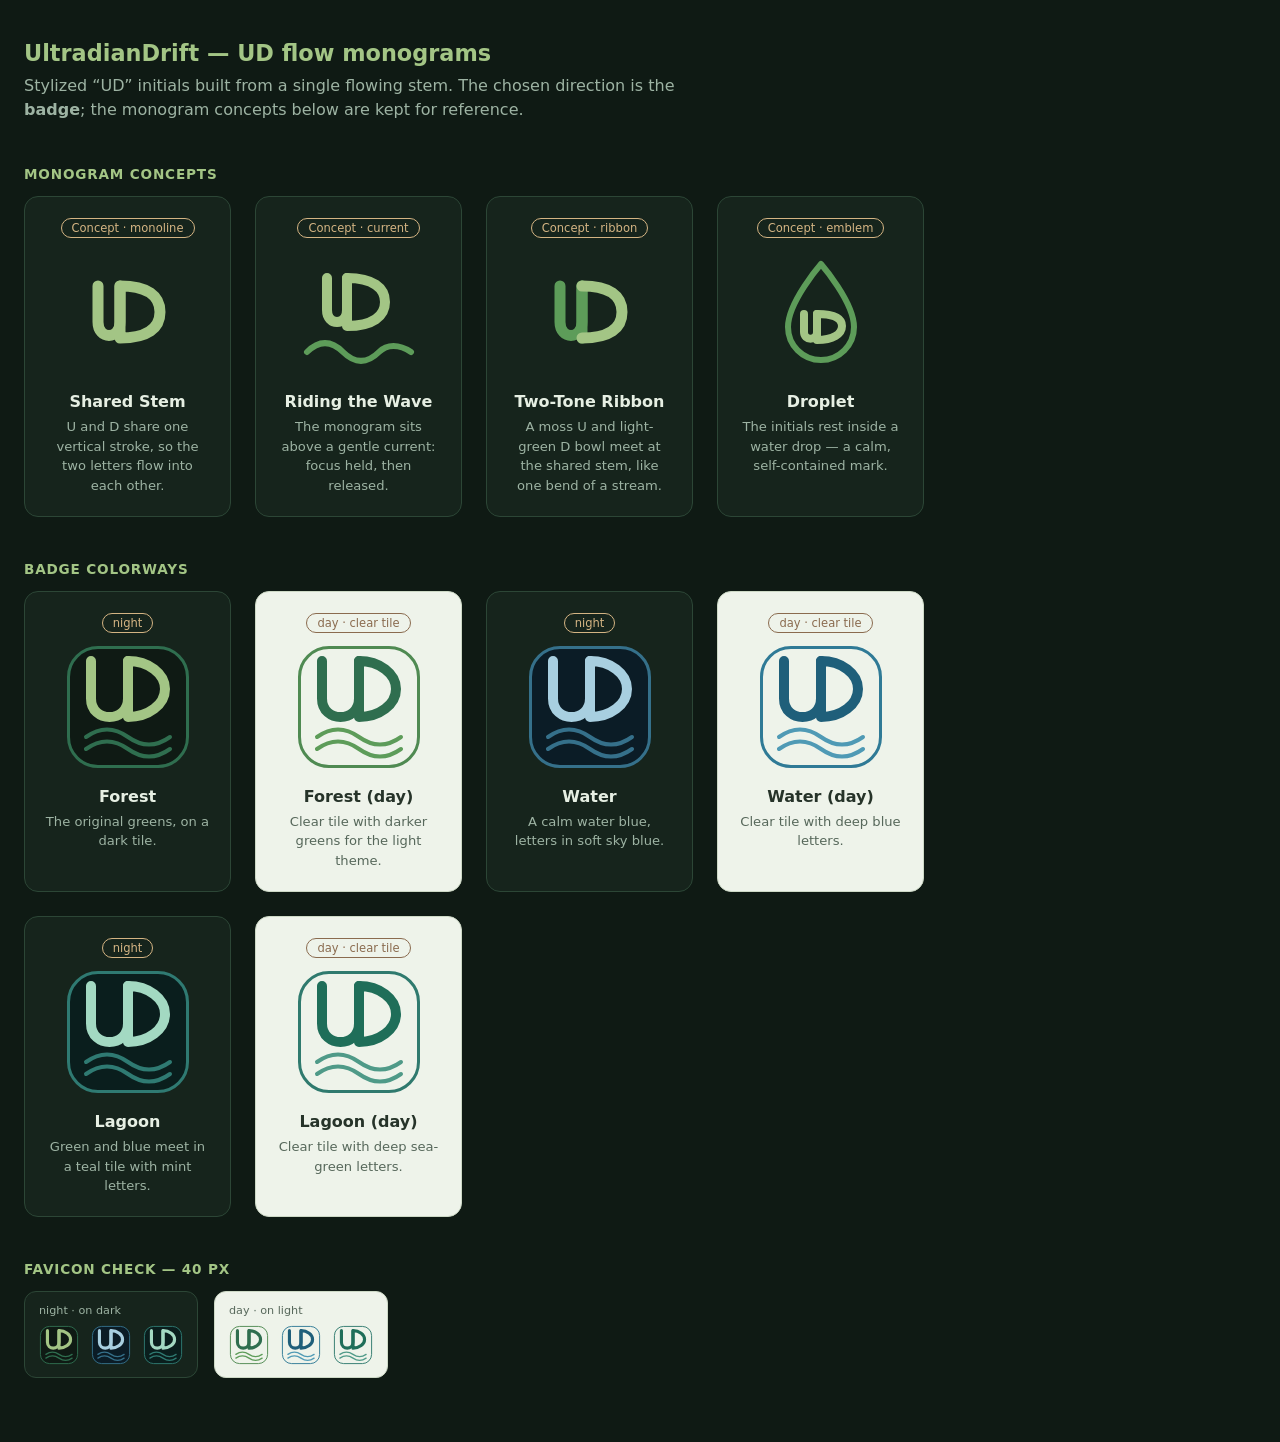
<file: logos/preview-ud.html>
<!doctype html>
<html lang="en">
  <head>
    <meta charset="UTF-8" />
    <meta name="viewport" content="width=device-width, initial-scale=1.0" />
    <title>UltradianDrift — UD flow monograms</title>
    <style>
      body {
        font-family: system-ui, sans-serif;
        background: #0f1a14;
        color: #e6efe3;
        margin: 0;
        padding: 40px 24px 64px;
      }
      h1 {
        font-size: 1.4rem;
        font-weight: 600;
        color: #a3c585;
        margin: 0 0 8px;
      }
      p.intro {
        color: #9db3a3;
        margin: 0 0 8px;
        max-width: 660px;
        line-height: 1.5;
      }
      h3 {
        color: #a3c585;
        font-size: 0.85rem;
        text-transform: uppercase;
        letter-spacing: 0.06em;
        margin: 44px 0 14px;
      }
      .grid {
        display: grid;
        grid-template-columns: repeat(auto-fit, minmax(200px, 1fr));
        gap: 24px;
        max-width: 900px;
      }
      .card {
        background: #16241c;
        border: 1px solid #2c4636;
        border-radius: 14px;
        padding: 20px;
        text-align: center;
      }
      .card.light {
        background: #eef3ea;
        border-color: #cdd9c6;
      }
      .card img {
        width: 128px;
        height: 128px;
        display: block;
        margin: 0 auto 16px;
      }
      .card h2 {
        font-size: 1rem;
        margin: 0 0 6px;
        color: #e6efe3;
      }
      .card.light h2 {
        color: #263329;
      }
      .card p {
        font-size: 0.82rem;
        color: #9db3a3;
        margin: 0;
        line-height: 1.5;
      }
      .card.light p {
        color: #57685b;
      }
      .tag {
        display: inline-block;
        font-size: 0.72rem;
        color: #d4b483;
        border: 1px solid #d4b483;
        border-radius: 999px;
        padding: 2px 10px;
        margin-bottom: 10px;
      }
      .card.light .tag {
        color: #8a6b4f;
        border-color: #8a6b4f;
      }
      .sizes {
        display: flex;
        flex-wrap: wrap;
        gap: 16px;
      }
      .size-row {
        background: #16241c;
        border: 1px solid #2c4636;
        border-radius: 12px;
        padding: 12px 14px;
      }
      .size-row.light {
        background: #eef3ea;
        border-color: #cdd9c6;
      }
      .size-row .name {
        font-size: 0.7rem;
        color: #9db3a3;
        margin-bottom: 8px;
      }
      .size-row.light .name {
        color: #57685b;
      }
      .chips {
        display: flex;
        align-items: center;
        gap: 12px;
      }
      .chips img {
        display: block;
      }
    </style>
  </head>
  <body>
    <h1>UltradianDrift — UD flow monograms</h1>
    <p class="intro">
      Stylized “UD” initials built from a single flowing stem. The chosen direction is the
      <strong>badge</strong>; the monogram concepts below are kept for reference.
    </p>

    <h3>Monogram concepts</h3>
    <div class="grid">
      <div class="card">
        <span class="tag">Concept · monoline</span>
        <img src="20-ud-shared-stem.svg" alt="UD shared-stem monogram" />
        <h2>Shared Stem</h2>
        <p>U and D share one vertical stroke, so the two letters flow into each other.</p>
      </div>
      <div class="card">
        <span class="tag">Concept · current</span>
        <img src="21-ud-wave.svg" alt="UD over a wave" />
        <h2>Riding the Wave</h2>
        <p>The monogram sits above a gentle current: focus held, then released.</p>
      </div>
      <div class="card">
        <span class="tag">Concept · ribbon</span>
        <img src="22-ud-ribbon.svg" alt="Two-tone UD ribbon" />
        <h2>Two-Tone Ribbon</h2>
        <p>A moss U and light-green D bowl meet at the shared stem, like one bend of a stream.</p>
      </div>
      <div class="card">
        <span class="tag">Concept · emblem</span>
        <img src="23-ud-drop.svg" alt="UD held inside a droplet" />
        <h2>Droplet</h2>
        <p>The initials rest inside a water drop — a calm, self-contained mark.</p>
      </div>
    </div>

    <h3>Badge colorways</h3>
    <div class="grid">
      <div class="card">
        <span class="tag">night</span>
        <img src="24-ud-badge.svg" alt="UD badge, green, night" />
        <h2>Forest</h2>
        <p>The original greens, on a dark tile.</p>
      </div>
      <div class="card light">
        <span class="tag">day · clear tile</span>
        <img src="24-ud-badge-light.svg" alt="UD badge, green, light" />
        <h2>Forest (day)</h2>
        <p>Clear tile with darker greens for the light theme.</p>
      </div>
      <div class="card">
        <span class="tag">night</span>
        <img src="24-ud-badge-blue.svg" alt="UD badge, blue, night" />
        <h2>Water</h2>
        <p>A calm water blue, letters in soft sky blue.</p>
      </div>
      <div class="card light">
        <span class="tag">day · clear tile</span>
        <img src="24-ud-badge-blue-light.svg" alt="UD badge, blue, light" />
        <h2>Water (day)</h2>
        <p>Clear tile with deep blue letters.</p>
      </div>
      <div class="card">
        <span class="tag">night</span>
        <img src="24-ud-badge-green-blue.svg" alt="UD badge, green-blue, night" />
        <h2>Lagoon</h2>
        <p>Green and blue meet in a teal tile with mint letters.</p>
      </div>
      <div class="card light">
        <span class="tag">day · clear tile</span>
        <img src="24-ud-badge-green-blue-light.svg" alt="UD badge, green-blue, light" />
        <h2>Lagoon (day)</h2>
        <p>Clear tile with deep sea-green letters.</p>
      </div>
    </div>

    <h3>Favicon check — 40 px</h3>
    <div class="sizes">
      <div class="size-row">
        <div class="name">night · on dark</div>
        <div class="chips">
          <img src="24-ud-badge.svg" width="40" height="40" alt="" />
          <img src="24-ud-badge-blue.svg" width="40" height="40" alt="" />
          <img src="24-ud-badge-green-blue.svg" width="40" height="40" alt="" />
        </div>
      </div>
      <div class="size-row light">
        <div class="name">day · on light</div>
        <div class="chips">
          <img src="24-ud-badge-light.svg" width="40" height="40" alt="" />
          <img src="24-ud-badge-blue-light.svg" width="40" height="40" alt="" />
          <img src="24-ud-badge-green-blue-light.svg" width="40" height="40" alt="" />
        </div>
      </div>
    </div>
  </body>
</html>
</file>
